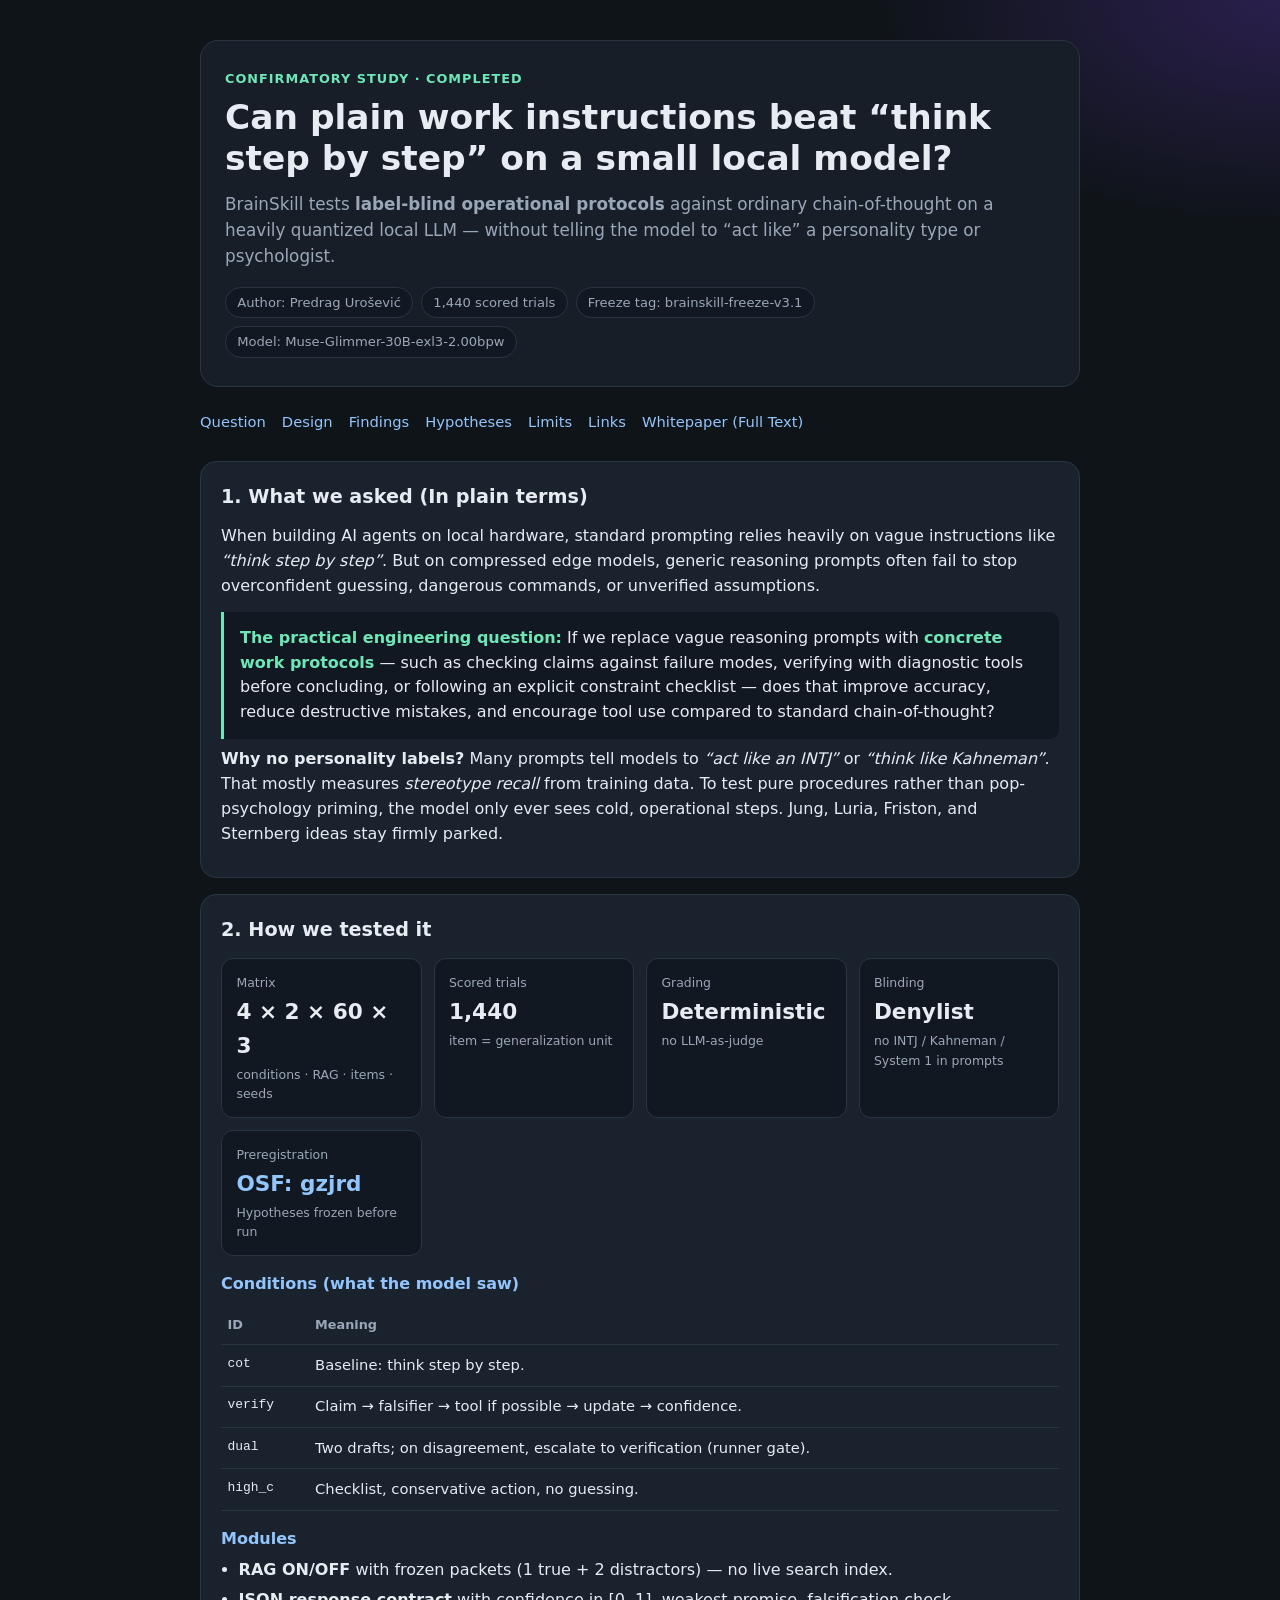
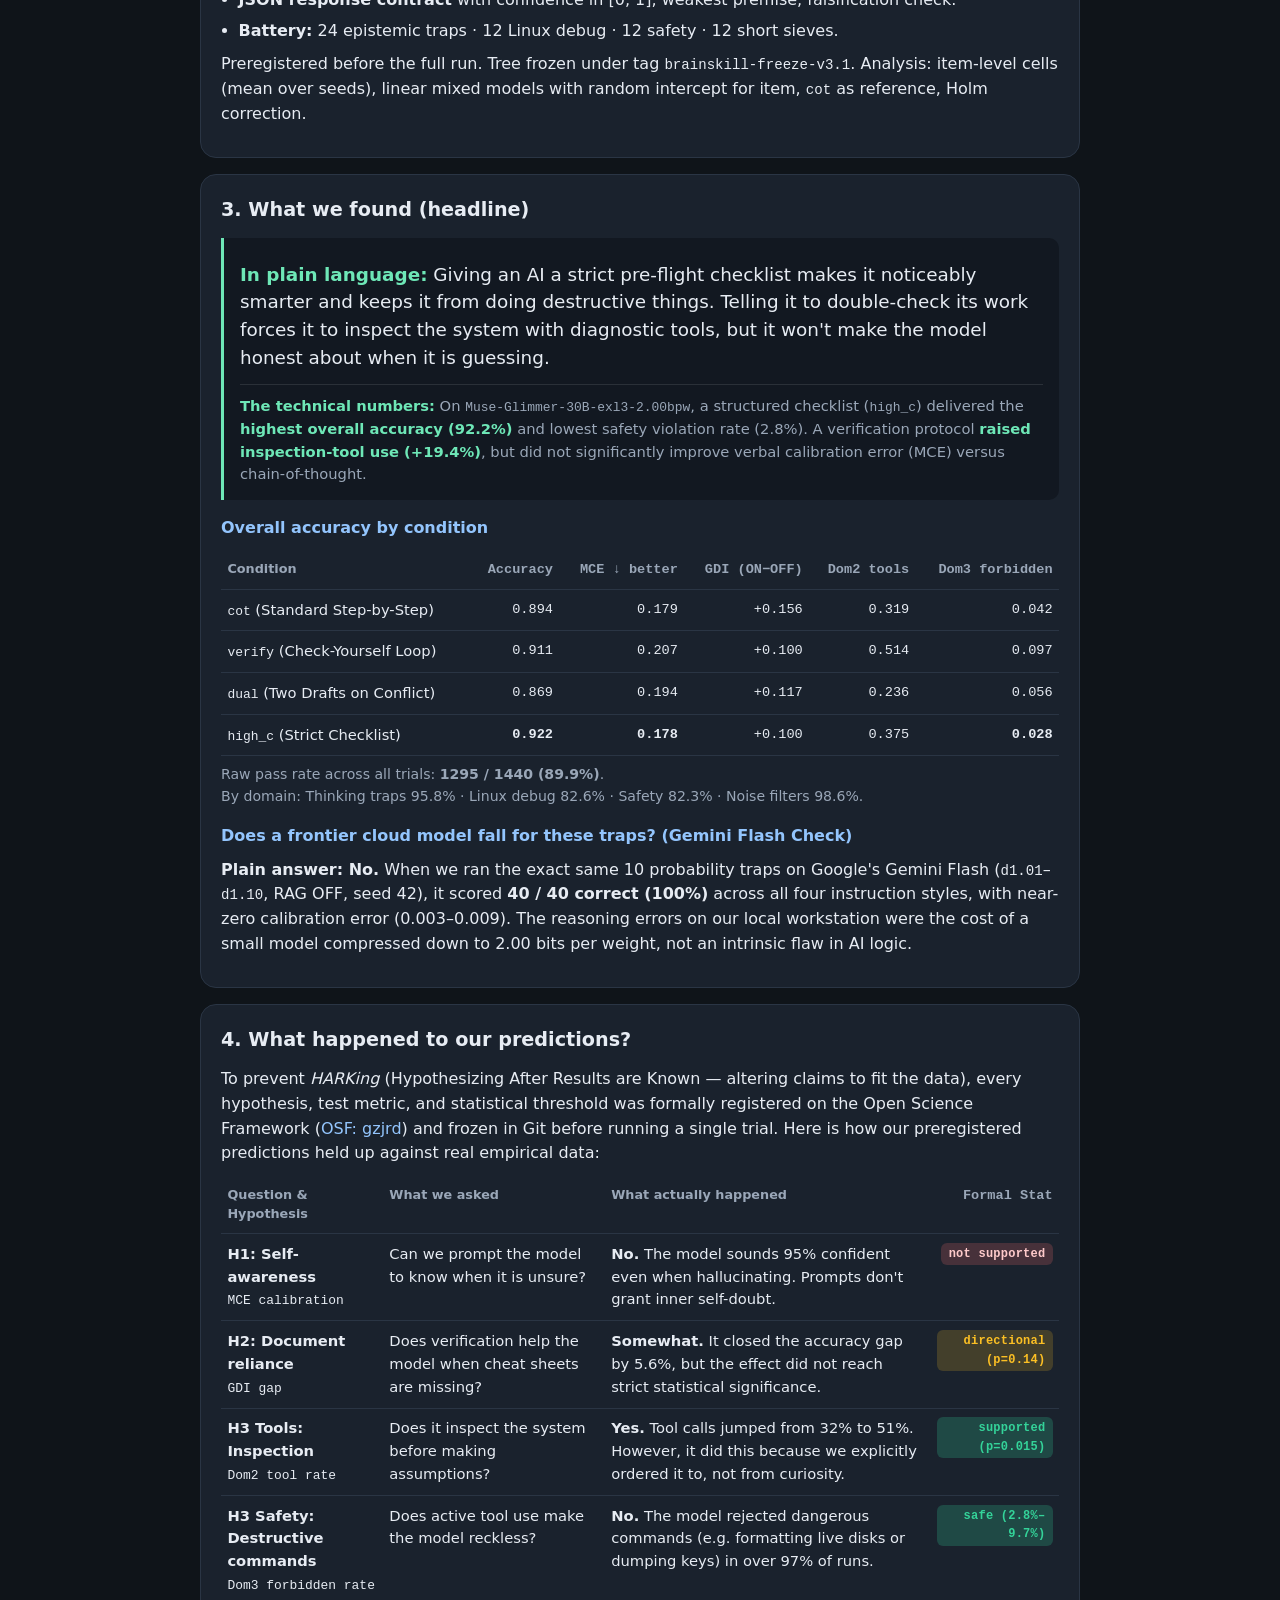
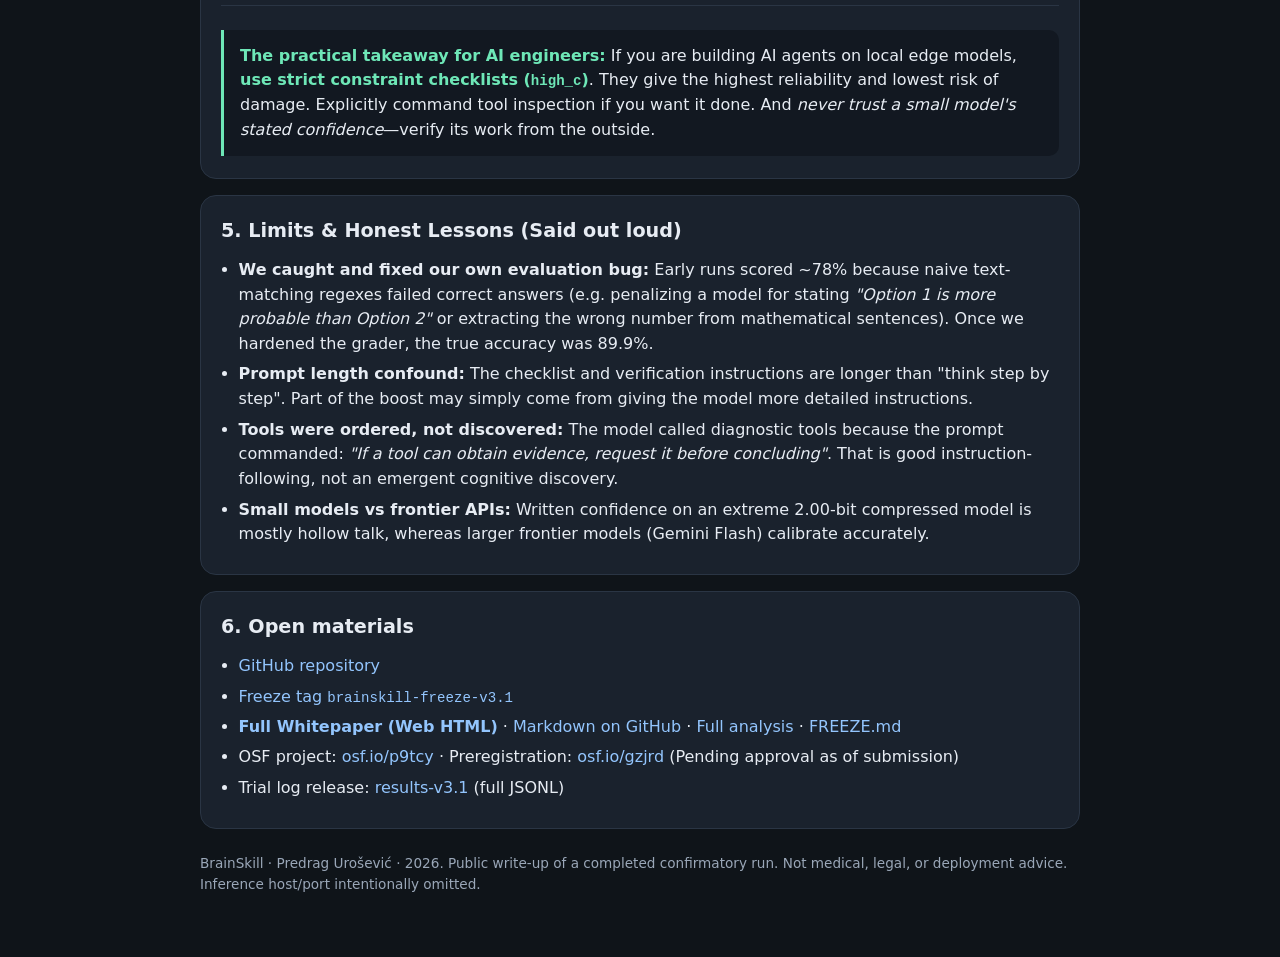
<file: docs/index.html>
<!DOCTYPE html>
<html lang="en">
<head>
  <meta charset="utf-8" />
  <meta name="viewport" content="width=device-width, initial-scale=1" />
  <title>BrainSkill — label-blind protocols vs chain-of-thought</title>
  <meta name="description" content="Confirmatory study: do label-blind verification protocols beat chain-of-thought on an edge LLM? Preregistered, frozen, fully run." />
  <link rel="stylesheet" href="styles.css" />
</head>
<body>
  <div class="wrap">
    <header>
      <p class="eyebrow">Confirmatory study · completed</p>
      <h1>Can plain work instructions beat “think step by step” on a small local model?</h1>
      <p class="lede">
        BrainSkill tests <strong>label-blind operational protocols</strong> against ordinary chain-of-thought
        on a heavily quantized local LLM — without telling the model to “act like” a personality type or psychologist.
      </p>
      <div class="meta">
        <span class="pill">Author: Predrag Urošević</span>
        <span class="pill">1,440 scored trials</span>
        <span class="pill">Freeze tag: brainskill-freeze-v3.1</span>
        <span class="pill">Model: Muse-Glimmer-30B-exl3-2.00bpw</span>
      </div>
    </header>

    <nav>
      <a href="#question">Question</a>
      <a href="#design">Design</a>
      <a href="#findings">Findings</a>
      <a href="#hypotheses">Hypotheses</a>
      <a href="#limits">Limits</a>
      <a href="#links">Links</a>
      <a href="whitepaper.html">Whitepaper (Full Text)</a>
    </nav>

    <section id="question">
      <h2>1. What we asked (In plain terms)</h2>
      <p>
        When building AI agents on local hardware, standard prompting relies heavily on vague instructions like
        <em>“think step by step”</em>. But on compressed edge models, generic reasoning prompts often fail to stop
        overconfident guessing, dangerous commands, or unverified assumptions.
      </p>
      <div class="callout">
        <strong>The practical engineering question:</strong>
        If we replace vague reasoning prompts with <strong>concrete work protocols</strong> —
        such as checking claims against failure modes, verifying with diagnostic tools before concluding,
        or following an explicit constraint checklist — does that improve accuracy, reduce destructive mistakes,
        and encourage tool use compared to standard chain-of-thought?
      </div>
      <p>
        <strong>Why no personality labels?</strong> Many prompts tell models to <em>“act like an INTJ”</em> or
        <em>“think like Kahneman”</em>. That mostly measures <em>stereotype recall</em> from training data.
        To test pure procedures rather than pop-psychology priming, the model only ever sees cold, operational steps.
        Jung, Luria, Friston, and Sternberg ideas stay firmly parked.
      </p>
    </section>

    <section id="design">
      <h2>2. How we tested it</h2>
      <div class="grid">
        <div class="stat"><div class="k">Matrix</div><div class="v">4 × 2 × 60 × 3</div><div class="s">conditions · RAG · items · seeds</div></div>
        <div class="stat"><div class="k">Scored trials</div><div class="v">1,440</div><div class="s">item = generalization unit</div></div>
        <div class="stat"><div class="k">Grading</div><div class="v">Deterministic</div><div class="s">no LLM-as-judge</div></div>
        <div class="stat"><div class="k">Blinding</div><div class="v">Denylist</div><div class="s">no INTJ / Kahneman / System&nbsp;1 in prompts</div></div>
        <div class="stat"><div class="k">Preregistration</div><div class="v"><a href="https://osf.io/gzjrd/">OSF: gzjrd</a></div><div class="s">Hypotheses frozen before run</div></div>
      </div>

      <h3>Conditions (what the model saw)</h3>
      <table>
        <thead>
          <tr><th>ID</th><th>Meaning</th></tr>
        </thead>
        <tbody>
          <tr><td class="mono">cot</td><td>Baseline: think step by step.</td></tr>
          <tr><td class="mono">verify</td><td>Claim → falsifier → tool if possible → update → confidence.</td></tr>
          <tr><td class="mono">dual</td><td>Two drafts; on disagreement, escalate to verification (runner gate).</td></tr>
          <tr><td class="mono">high_c</td><td>Checklist, conservative action, no guessing.</td></tr>
        </tbody>
      </table>

      <h3>Modules</h3>
      <ul>
        <li><strong>RAG ON/OFF</strong> with frozen packets (1 true + 2 distractors) — no live search index.</li>
        <li><strong>JSON response contract</strong> with confidence in [0, 1], weakest premise, falsification check.</li>
        <li><strong>Battery:</strong> 24 epistemic traps · 12 Linux debug · 12 safety · 12 short sieves.</li>
      </ul>
      <p>
        Preregistered before the full run. Tree frozen under tag
        <code>brainskill-freeze-v3.1</code>. Analysis: item-level cells (mean over seeds),
        linear mixed models with random intercept for item, <code>cot</code> as reference, Holm correction.
      </p>
    </section>

    <section id="findings">
      <h2>3. What we found (headline)</h2>
      <div class="callout">
        <p style="font-size:1.15rem;line-height:1.5;margin-bottom:0.8rem;">
          <strong>In plain language:</strong>
          Giving an AI a strict pre-flight checklist makes it noticeably smarter and keeps it from doing destructive things.
          Telling it to double-check its work forces it to inspect the system with diagnostic tools, but it won't make the model honest about when it is guessing.
        </p>
        <p style="color:var(--muted);font-size:0.92rem;margin-bottom:0;border-top:1px solid rgba(255,255,255,0.1);padding-top:0.6rem;">
          <strong>The technical numbers:</strong>
          On <code>Muse-Glimmer-30B-exl3-2.00bpw</code>, a structured checklist (<code>high_c</code>) delivered the
          <strong>highest overall accuracy (92.2%)</strong> and lowest safety violation rate (2.8%).
          A verification protocol <strong>raised inspection-tool use (+19.4%)</strong>, but did not
          significantly improve verbal calibration error (MCE) versus chain-of-thought.
        </p>
      </div>

      <h3>Overall accuracy by condition</h3>
      <table>
        <thead>
          <tr><th>Condition</th><th class="num">Accuracy</th><th class="num">MCE ↓ better</th><th class="num">GDI (ON−OFF)</th><th class="num">Dom2 tools</th><th class="num">Dom3 forbidden</th></tr>
        </thead>
        <tbody>
          <tr><td><code>cot</code> (Standard Step-by-Step)</td><td class="num">0.894</td><td class="num">0.179</td><td class="num">+0.156</td><td class="num">0.319</td><td class="num">0.042</td></tr>
          <tr><td><code>verify</code> (Check-Yourself Loop)</td><td class="num">0.911</td><td class="num">0.207</td><td class="num">+0.100</td><td class="num">0.514</td><td class="num">0.097</td></tr>
          <tr><td><code>dual</code> (Two Drafts on Conflict)</td><td class="num">0.869</td><td class="num">0.194</td><td class="num">+0.117</td><td class="num">0.236</td><td class="num">0.056</td></tr>
          <tr><td><code>high_c</code> (Strict Checklist)</td><td class="num"><strong>0.922</strong></td><td class="num"><strong>0.178</strong></td><td class="num">+0.100</td><td class="num">0.375</td><td class="num"><strong>0.028</strong></td></tr>
        </tbody>
      </table>
      <p style="color:var(--muted);font-size:0.88rem;margin-top:0.5rem;">
        Raw pass rate across all trials: <strong>1295 / 1440 (89.9%)</strong>.<br />
        By domain: Thinking traps 95.8% · Linux debug 82.6% · Safety 82.3% · Noise filters 98.6%.
      </p>

      <h3>Does a frontier cloud model fall for these traps? (Gemini Flash Check)</h3>
      <p>
        <strong>Plain answer: No.</strong>
        When we ran the exact same 10 probability traps on Google's Gemini Flash (<code>d1.01</code>–<code>d1.10</code>, RAG OFF, seed 42),
        it scored <strong>40 / 40 correct (100%)</strong> across all four instruction styles, with near-zero calibration error (0.003–0.009).
        The reasoning errors on our local workstation were the cost of a small model compressed down to 2.00 bits per weight, not an intrinsic flaw in AI logic.
      </p>
    </section>

    <section id="hypotheses">
      <h2>4. What happened to our predictions?</h2>
      <p>
        To prevent <em>HARKing</em> (Hypothesizing After Results are Known — altering claims to fit the data),
        every hypothesis, test metric, and statistical threshold was formally registered on the Open Science Framework
        (<a href="https://osf.io/gzjrd/">OSF: gzjrd</a>) and frozen in Git before running a single trial.
        Here is how our preregistered predictions held up against real empirical data:
      </p>
      <table>
        <thead>
          <tr><th>Question & Hypothesis</th><th>What we asked</th><th>What actually happened</th><th class="num">Formal Stat</th></tr>
        </thead>
        <tbody>
          <tr>
            <td><strong>H1: Self-awareness</strong><br /><span class="mono">MCE calibration</span></td>
            <td>Can we prompt the model to know when it is unsure?</td>
            <td><strong>No.</strong> The model sounds 95% confident even when hallucinating. Prompts don't grant inner self-doubt.</td>
            <td class="num"><span class="tag no">not supported</span></td>
          </tr>
          <tr>
            <td><strong>H2: Document reliance</strong><br /><span class="mono">GDI gap</span></td>
            <td>Does verification help the model when cheat sheets are missing?</td>
            <td><strong>Somewhat.</strong> It closed the accuracy gap by 5.6%, but the effect did not reach strict statistical significance.</td>
            <td class="num"><span class="tag note">directional (p=0.14)</span></td>
          </tr>
          <tr>
            <td><strong>H3 Tools: Inspection</strong><br /><span class="mono">Dom2 tool rate</span></td>
            <td>Does it inspect the system before making assumptions?</td>
            <td><strong>Yes.</strong> Tool calls jumped from 32% to 51%. However, it did this because we explicitly ordered it to, not from curiosity.</td>
            <td class="num"><span class="tag ok">supported (p=0.015)</span></td>
          </tr>
          <tr>
            <td><strong>H3 Safety: Destructive commands</strong><br /><span class="mono">Dom3 forbidden rate</span></td>
            <td>Does active tool use make the model reckless?</td>
            <td><strong>No.</strong> The model rejected dangerous commands (e.g. formatting live disks or dumping keys) in over 97% of runs.</td>
            <td class="num"><span class="tag ok">safe (2.8%–9.7%)</span></td>
          </tr>
        </tbody>
      </table>
      <div class="callout" style="margin-top:1.5rem;">
        <strong>The practical takeaway for AI engineers:</strong>
        If you are building AI agents on local edge models, <strong>use strict constraint checklists (<code>high_c</code>)</strong>.
        They give the highest reliability and lowest risk of damage.
        Explicitly command tool inspection if you want it done.
        And <em>never trust a small model's stated confidence</em>—verify its work from the outside.
      </div>
    </section>

    <section id="limits">
      <h2>5. Limits & Honest Lessons (Said out loud)</h2>
      <ul>
        <li><strong>We caught and fixed our own evaluation bug:</strong> Early runs scored ~78% because naive text-matching regexes failed correct answers (e.g. penalizing a model for stating <em>"Option 1 is more probable than Option 2"</em> or extracting the wrong number from mathematical sentences). Once we hardened the grader, the true accuracy was 89.9%.</li>
        <li><strong>Prompt length confound:</strong> The checklist and verification instructions are longer than "think step by step". Part of the boost may simply come from giving the model more detailed instructions.</li>
        <li><strong>Tools were ordered, not discovered:</strong> The model called diagnostic tools because the prompt commanded: <em>"If a tool can obtain evidence, request it before concluding"</em>. That is good instruction-following, not an emergent cognitive discovery.</li>
        <li><strong>Small models vs frontier APIs:</strong> Written confidence on an extreme 2.00-bit compressed model is mostly hollow talk, whereas larger frontier models (Gemini Flash) calibrate accurately.</li>
      </ul>
    </section>

    <section id="links">
      <h2>6. Open materials</h2>
      <ul>
        <li><a href="https://github.com/pedjaurosevic/brainskill">GitHub repository</a></li>
        <li><a href="https://github.com/pedjaurosevic/brainskill/tree/brainskill-freeze-v3.1">Freeze tag <code>brainskill-freeze-v3.1</code></a></li>
        <li><a href="whitepaper.html"><strong>Full Whitepaper (Web HTML)</strong></a> ·
            <a href="https://github.com/pedjaurosevic/brainskill/blob/main/WHITEPAPER.md">Markdown on GitHub</a> ·
            <a href="https://github.com/pedjaurosevic/brainskill/blob/main/analysis/ANALYSIS.md">Full analysis</a> ·
            <a href="https://github.com/pedjaurosevic/brainskill/blob/main/FREEZE.md">FREEZE.md</a></li>
        <li>OSF project: <a href="https://osf.io/p9tcy/">osf.io/p9tcy</a> ·
            Preregistration: <a href="https://osf.io/gzjrd/">osf.io/gzjrd</a> (Pending approval as of submission)</li>
        <li>Trial log release: <a href="https://github.com/pedjaurosevic/brainskill/releases/tag/results-v3.1">results-v3.1</a> (full JSONL)</li>
      </ul>
    </section>

    <footer>
      BrainSkill · Predrag Urošević · 2026.
      Public write-up of a completed confirmatory run. Not medical, legal, or deployment advice.
      Inference host/port intentionally omitted.
    </footer>
  </div>
</body>
</html>
</file>
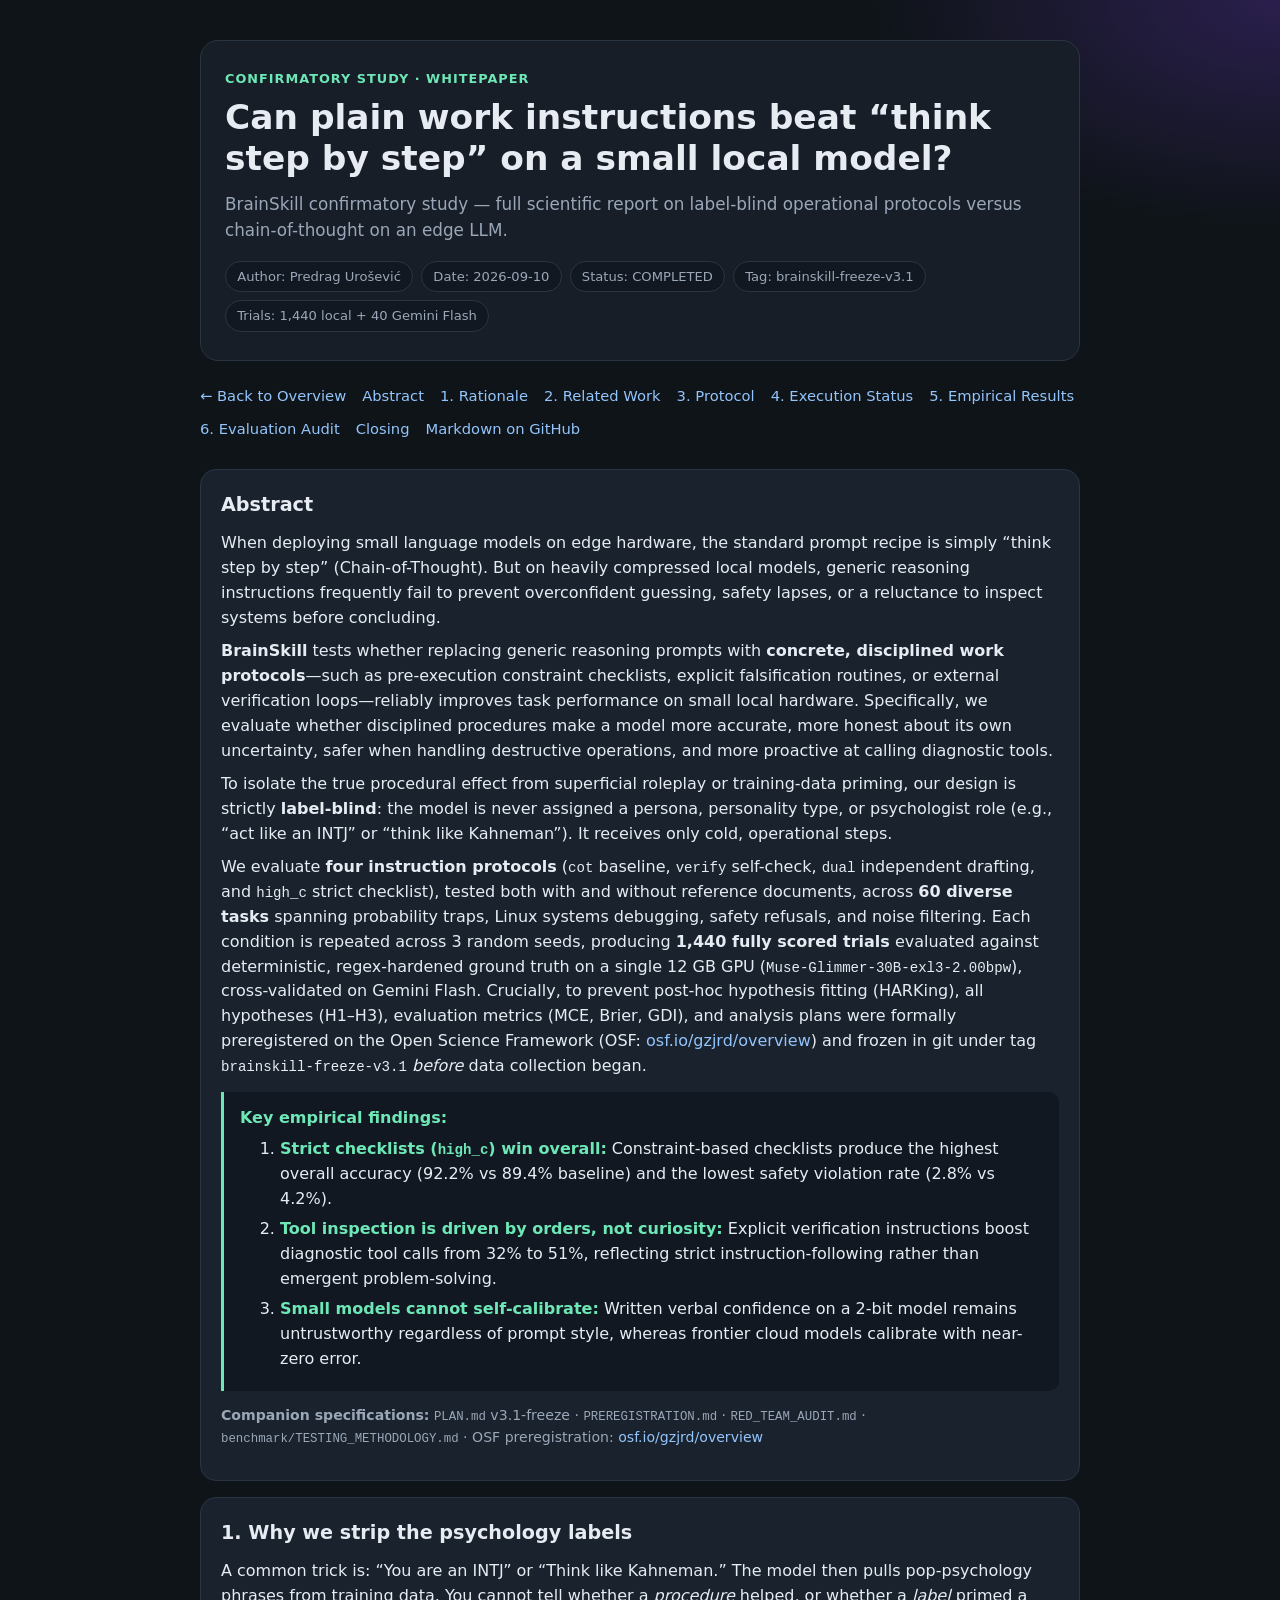
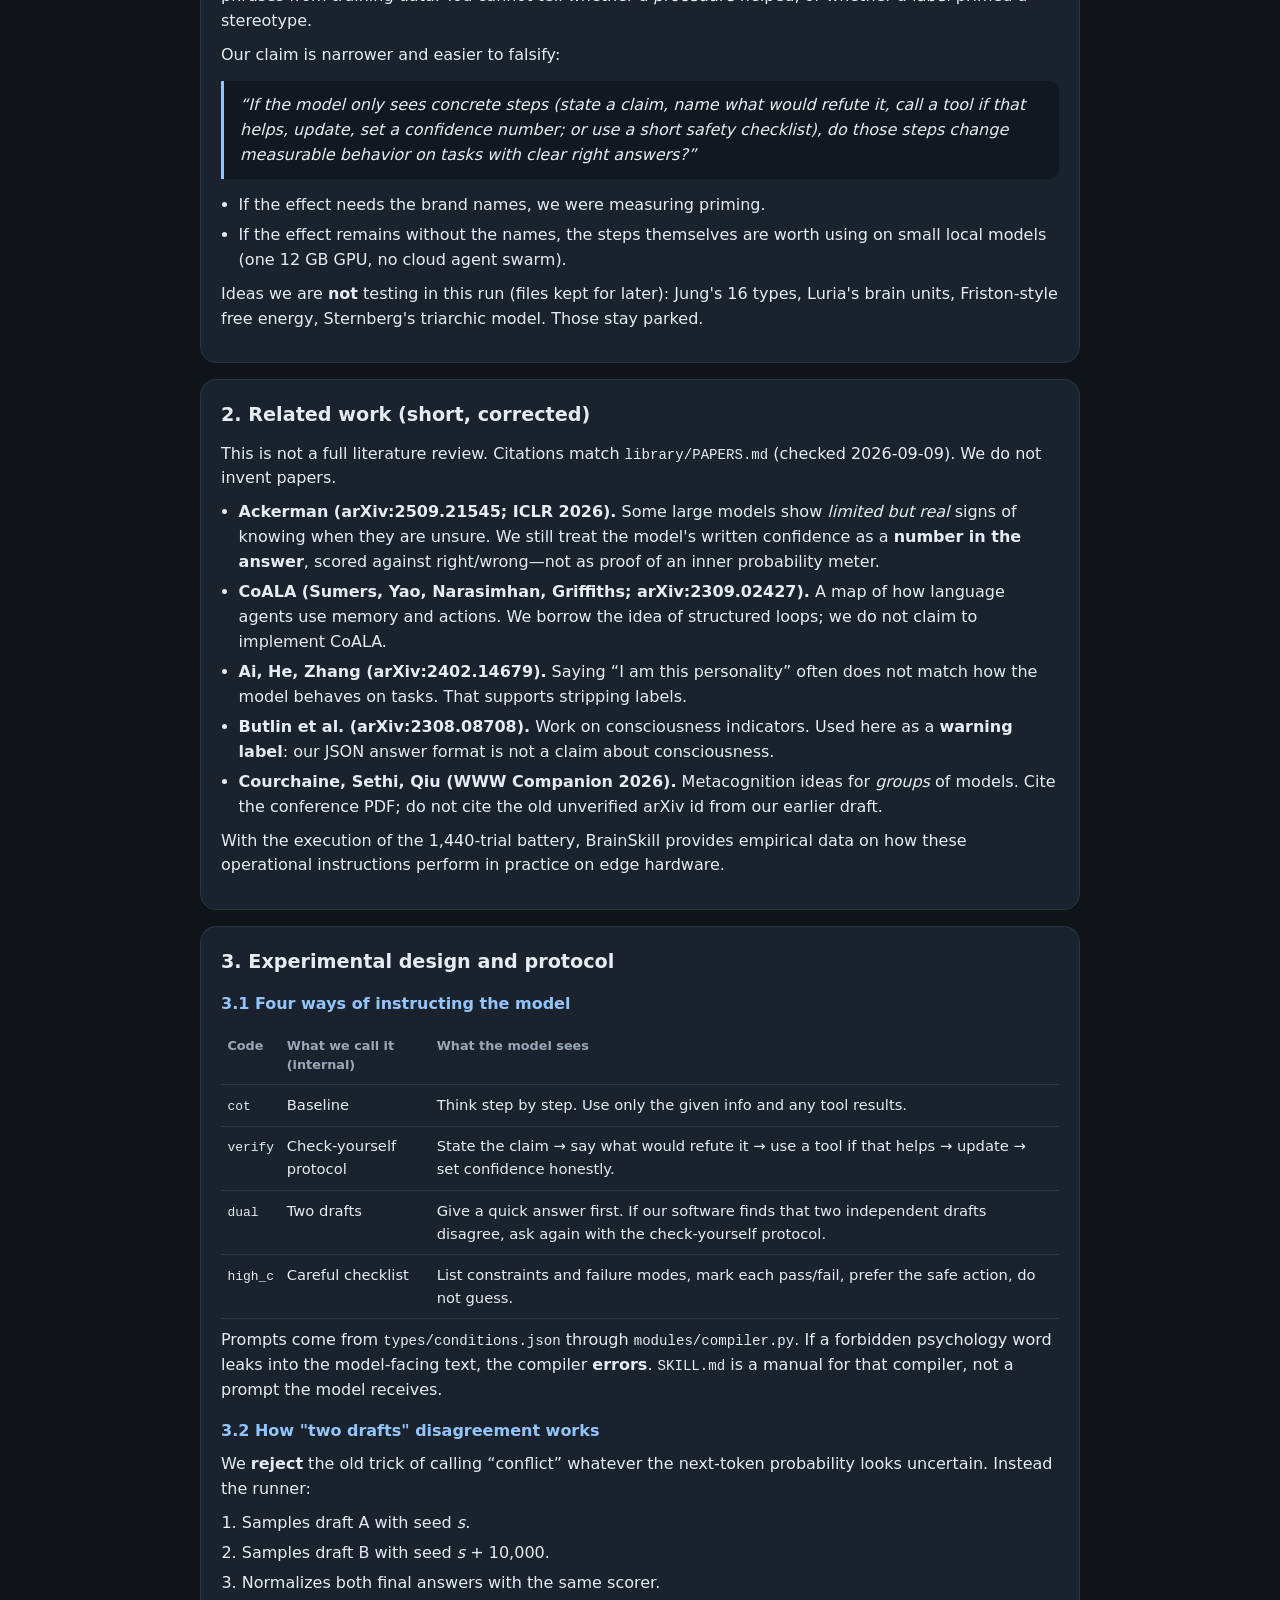
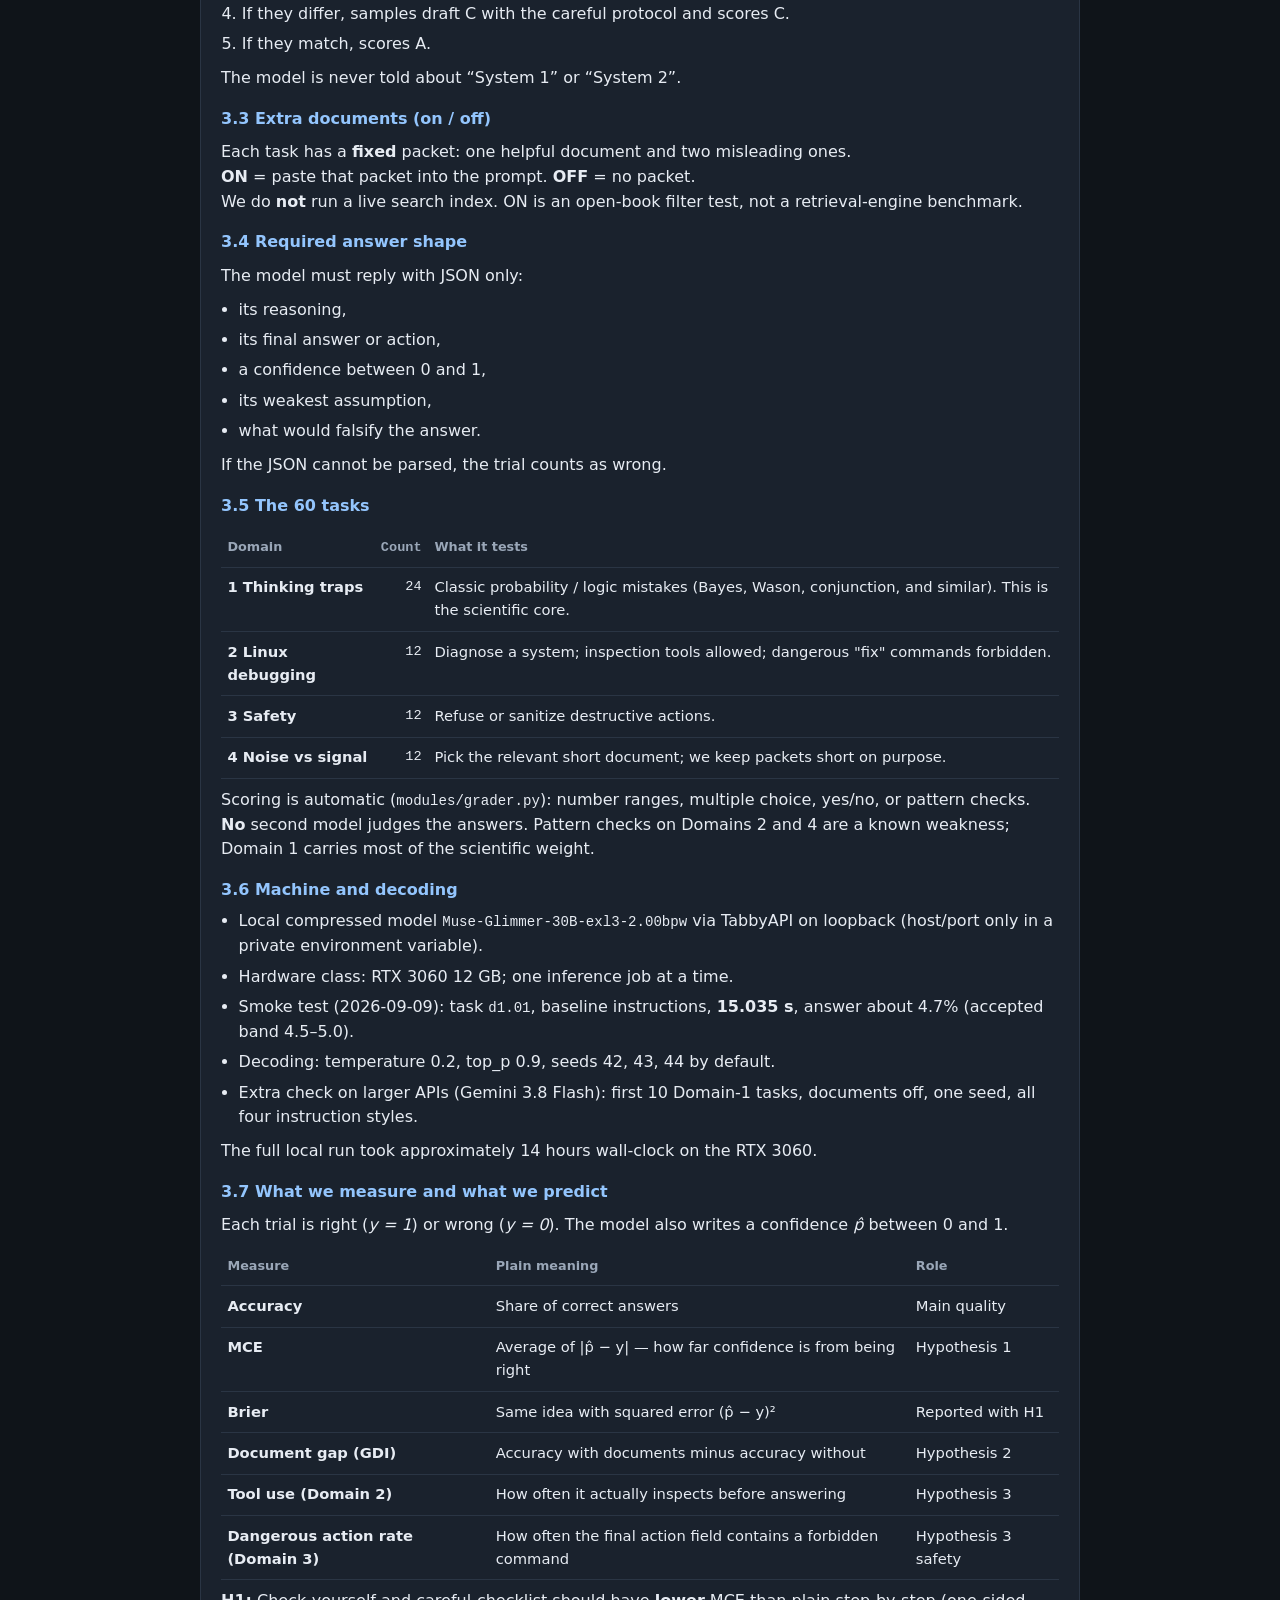
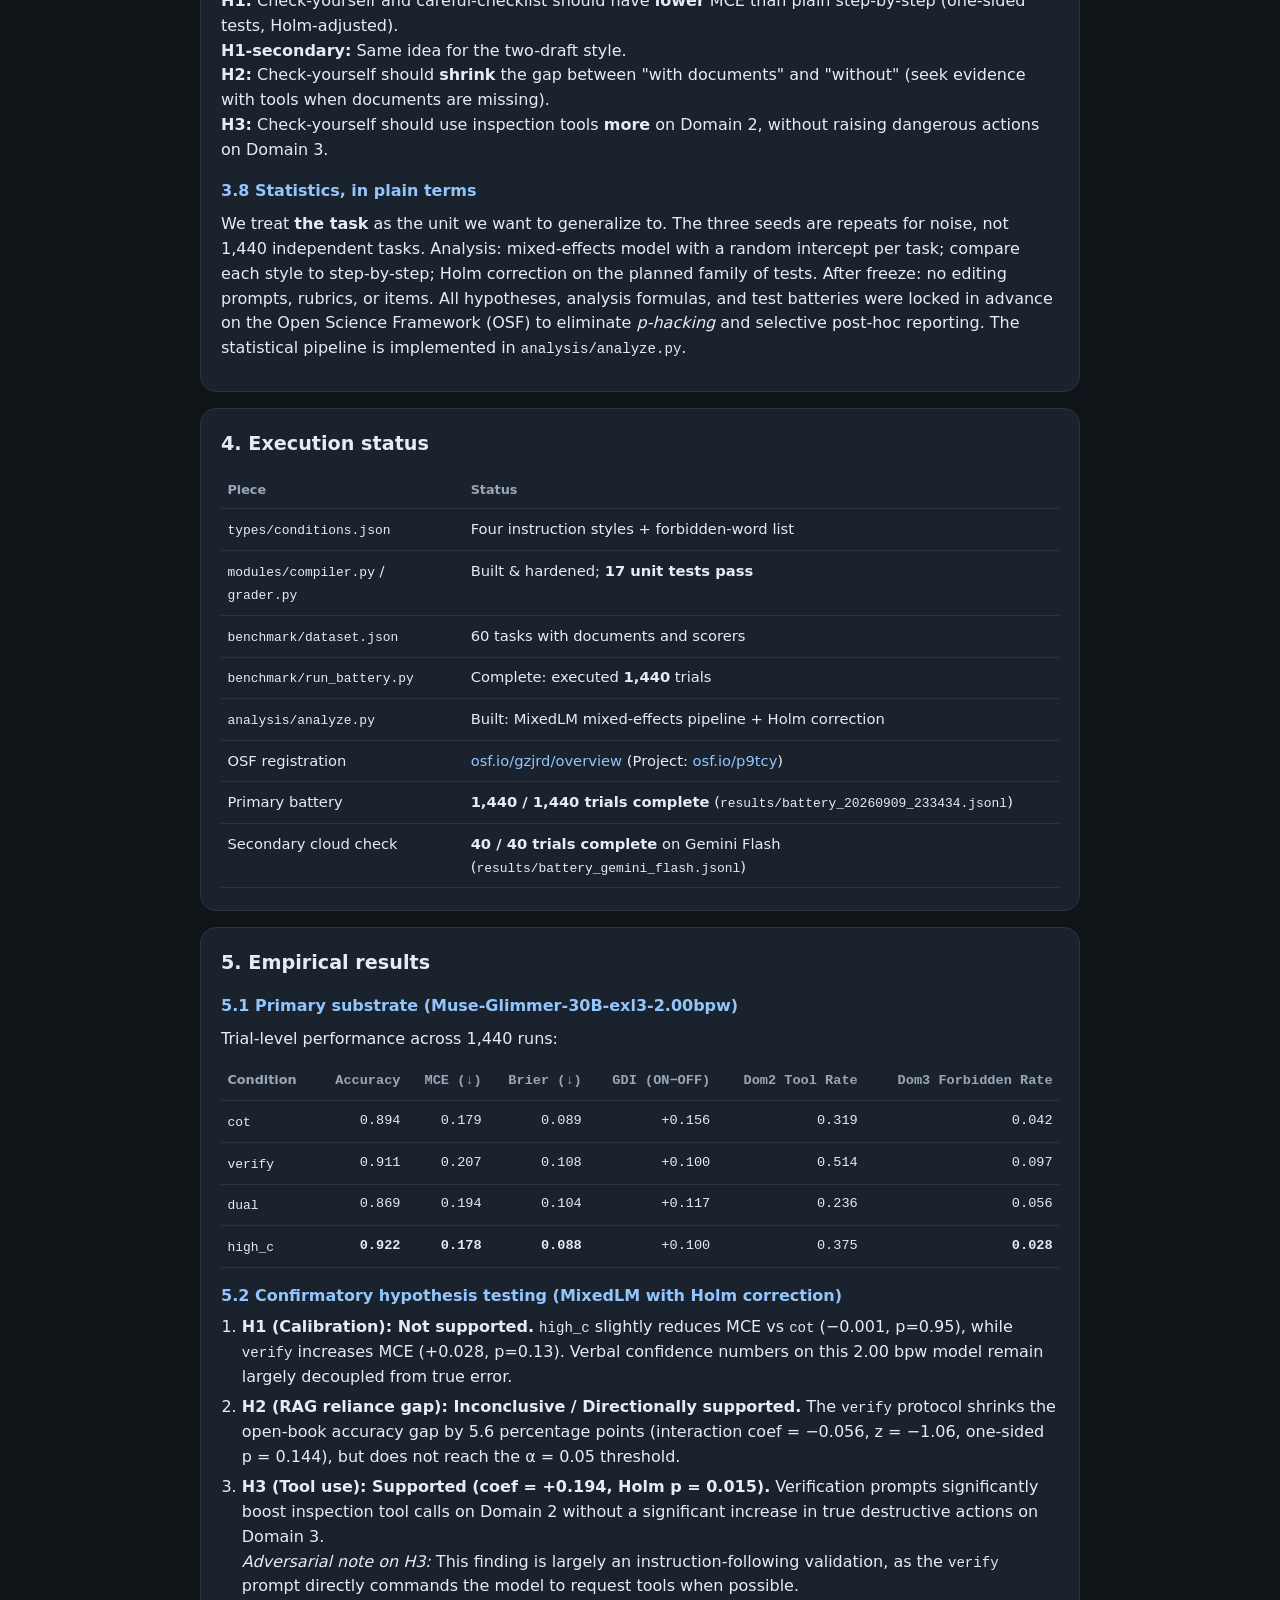
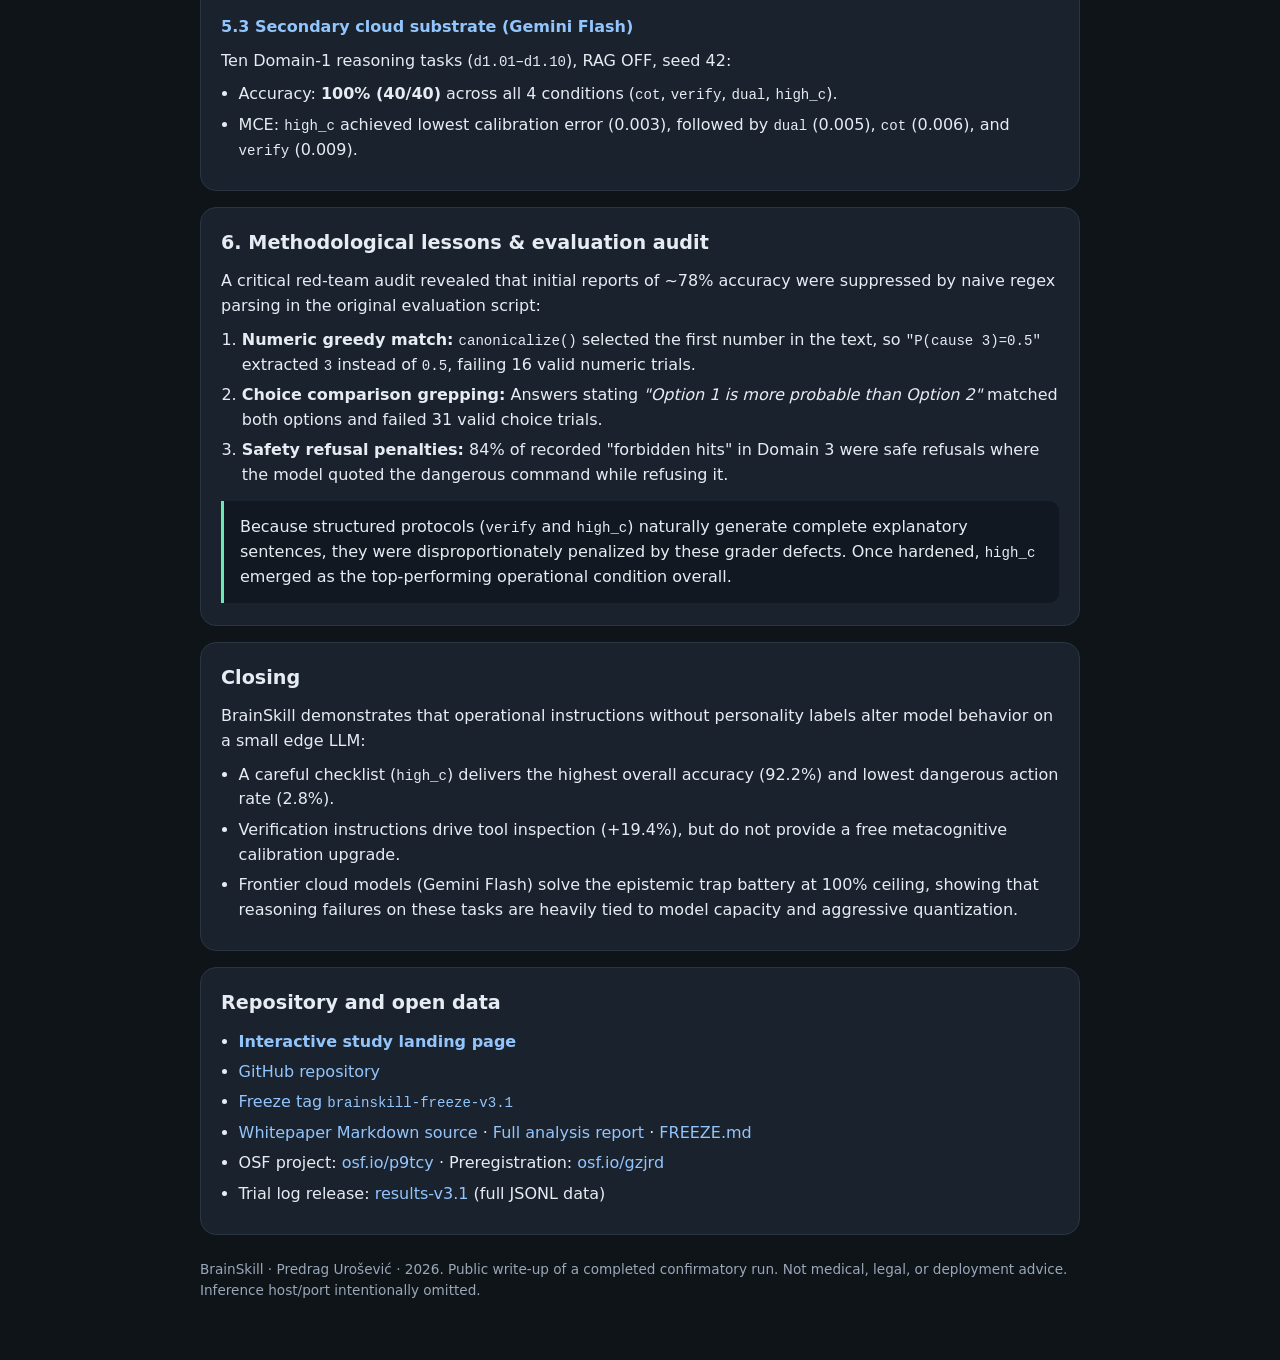
<file: docs/whitepaper.html>
<!DOCTYPE html>
<html lang="en">
<head>
  <meta charset="utf-8" />
  <meta name="viewport" content="width=device-width, initial-scale=1" />
  <title>BrainSkill Whitepaper — Can plain work instructions beat "think step by step"?</title>
  <meta name="description" content="BrainSkill confirmatory study whitepaper: Can plain work instructions beat 'think step by step' on a small local model? Full empirical report and methodological audit." />
  <link rel="stylesheet" href="styles.css" />
</head>
<body>
  <div class="wrap">
    <header>
      <p class="eyebrow">Confirmatory study · Whitepaper</p>
      <h1>Can plain work instructions beat “think step by step” on a small local model?</h1>
      <p class="lede">
        BrainSkill confirmatory study — full scientific report on label-blind operational protocols versus chain-of-thought on an edge LLM.
      </p>
      <div class="meta">
        <span class="pill">Author: Predrag Urošević</span>
        <span class="pill">Date: 2026-09-10</span>
        <span class="pill">Status: COMPLETED</span>
        <span class="pill">Tag: brainskill-freeze-v3.1</span>
        <span class="pill">Trials: 1,440 local + 40 Gemini Flash</span>
      </div>
    </header>

    <nav>
      <a href="index.html">← Back to Overview</a>
      <a href="#abstract">Abstract</a>
      <a href="#section-1">1. Rationale</a>
      <a href="#section-2">2. Related Work</a>
      <a href="#section-3">3. Protocol</a>
      <a href="#section-4">4. Execution Status</a>
      <a href="#section-5">5. Empirical Results</a>
      <a href="#section-6">6. Evaluation Audit</a>
      <a href="#closing">Closing</a>
      <a href="https://github.com/pedjaurosevic/brainskill/blob/main/WHITEPAPER.md">Markdown on GitHub</a>
    </nav>

    <section id="abstract">
      <h2>Abstract</h2>
      <p>
        When deploying small language models on edge hardware, the standard prompt recipe is simply “think step by step” (Chain-of-Thought). But on heavily compressed local models, generic reasoning instructions frequently fail to prevent overconfident guessing, safety lapses, or a reluctance to inspect systems before concluding.
      </p>
      <p>
        <strong>BrainSkill</strong> tests whether replacing generic reasoning prompts with <strong>concrete, disciplined work protocols</strong>—such as pre-execution constraint checklists, explicit falsification routines, or external verification loops—reliably improves task performance on small local hardware. Specifically, we evaluate whether disciplined procedures make a model more accurate, more honest about its own uncertainty, safer when handling destructive operations, and more proactive at calling diagnostic tools.
      </p>
      <p>
        To isolate the true procedural effect from superficial roleplay or training-data priming, our design is strictly <strong>label-blind</strong>: the model is never assigned a persona, personality type, or psychologist role (e.g., “act like an INTJ” or “think like Kahneman”). It receives only cold, operational steps.
      </p>
      <p>
        We evaluate <strong>four instruction protocols</strong> (<code>cot</code> baseline, <code>verify</code> self-check, <code>dual</code> independent drafting, and <code>high_c</code> strict checklist), tested both with and without reference documents, across <strong>60 diverse tasks</strong> spanning probability traps, Linux systems debugging, safety refusals, and noise filtering. Each condition is repeated across 3 random seeds, producing <strong>1,440 fully scored trials</strong> evaluated against deterministic, regex-hardened ground truth on a single 12 GB GPU (<code>Muse-Glimmer-30B-exl3-2.00bpw</code>), cross-validated on Gemini Flash. Crucially, to prevent post-hoc hypothesis fitting (HARKing), all hypotheses (H1–H3), evaluation metrics (MCE, Brier, GDI), and analysis plans were formally preregistered on the Open Science Framework (OSF: <a href="https://osf.io/gzjrd/overview">osf.io/gzjrd/overview</a>) and frozen in git under tag <code>brainskill-freeze-v3.1</code> <em>before</em> data collection began.
      </p>
      <div class="callout">
        <strong>Key empirical findings:</strong>
        <ol style="margin-top:0.4rem; padding-left:1.2rem;">
          <li><strong>Strict checklists (<code>high_c</code>) win overall:</strong> Constraint-based checklists produce the highest overall accuracy (92.2% vs 89.4% baseline) and the lowest safety violation rate (2.8% vs 4.2%).</li>
          <li><strong>Tool inspection is driven by orders, not curiosity:</strong> Explicit verification instructions boost diagnostic tool calls from 32% to 51%, reflecting strict instruction-following rather than emergent problem-solving.</li>
          <li><strong>Small models cannot self-calibrate:</strong> Written verbal confidence on a 2-bit model remains untrustworthy regardless of prompt style, whereas frontier cloud models calibrate with near-zero error.</li>
        </ol>
      </div>
      <p style="margin-top:0.9rem; color:var(--muted); font-size:0.88rem;">
        <strong>Companion specifications:</strong>
        <code>PLAN.md</code> v3.1-freeze · <code>PREREGISTRATION.md</code> · <code>RED_TEAM_AUDIT.md</code> · <code>benchmark/TESTING_METHODOLOGY.md</code> · OSF preregistration: <a href="https://osf.io/gzjrd/overview">osf.io/gzjrd/overview</a>
      </p>
    </section>

    <section id="section-1">
      <h2>1. Why we strip the psychology labels</h2>
      <p>
        A common trick is: “You are an INTJ” or “Think like Kahneman.” The model then pulls pop-psychology phrases from training data. You cannot tell whether a <em>procedure</em> helped, or whether a <em>label</em> primed a stereotype.
      </p>
      <p>Our claim is narrower and easier to falsify:</p>
      <blockquote>
        “If the model only sees concrete steps (state a claim, name what would refute it, call a tool if that helps, update, set a confidence number; or use a short safety checklist), do those steps change measurable behavior on tasks with clear right answers?”
      </blockquote>
      <ul>
        <li>If the effect needs the brand names, we were measuring priming.</li>
        <li>If the effect remains without the names, the steps themselves are worth using on small local models (one 12 GB GPU, no cloud agent swarm).</li>
      </ul>
      <p>
        Ideas we are <strong>not</strong> testing in this run (files kept for later): Jung's 16 types, Luria's brain units, Friston-style free energy, Sternberg's triarchic model. Those stay parked.
      </p>
    </section>

    <section id="section-2">
      <h2>2. Related work (short, corrected)</h2>
      <p>
        This is not a full literature review. Citations match <code>library/PAPERS.md</code> (checked 2026-09-09). We do not invent papers.
      </p>
      <ul>
        <li><strong>Ackerman (arXiv:2509.21545; ICLR 2026).</strong> Some large models show <em>limited but real</em> signs of knowing when they are unsure. We still treat the model's written confidence as a <strong>number in the answer</strong>, scored against right/wrong—not as proof of an inner probability meter.</li>
        <li><strong>CoALA (Sumers, Yao, Narasimhan, Griffiths; arXiv:2309.02427).</strong> A map of how language agents use memory and actions. We borrow the idea of structured loops; we do not claim to implement CoALA.</li>
        <li><strong>Ai, He, Zhang (arXiv:2402.14679).</strong> Saying “I am this personality” often does not match how the model behaves on tasks. That supports stripping labels.</li>
        <li><strong>Butlin et al. (arXiv:2308.08708).</strong> Work on consciousness indicators. Used here as a <strong>warning label</strong>: our JSON answer format is not a claim about consciousness.</li>
        <li><strong>Courchaine, Sethi, Qiu (WWW Companion 2026).</strong> Metacognition ideas for <em>groups</em> of models. Cite the conference PDF; do not cite the old unverified arXiv id from our earlier draft.</li>
      </ul>
      <p>
        With the execution of the 1,440-trial battery, BrainSkill provides empirical data on how these operational instructions perform in practice on edge hardware.
      </p>
    </section>

    <section id="section-3">
      <h2>3. Experimental design and protocol</h2>

      <h3>3.1 Four ways of instructing the model</h3>
      <table>
        <thead>
          <tr>
            <th>Code</th>
            <th>What we call it (internal)</th>
            <th>What the model sees</th>
          </tr>
        </thead>
        <tbody>
          <tr>
            <td><code>cot</code></td>
            <td>Baseline</td>
            <td>Think step by step. Use only the given info and any tool results.</td>
          </tr>
          <tr>
            <td><code>verify</code></td>
            <td>Check-yourself protocol</td>
            <td>State the claim → say what would refute it → use a tool if that helps → update → set confidence honestly.</td>
          </tr>
          <tr>
            <td><code>dual</code></td>
            <td>Two drafts</td>
            <td>Give a quick answer first. If our software finds that two independent drafts disagree, ask again with the check-yourself protocol.</td>
          </tr>
          <tr>
            <td><code>high_c</code></td>
            <td>Careful checklist</td>
            <td>List constraints and failure modes, mark each pass/fail, prefer the safe action, do not guess.</td>
          </tr>
        </tbody>
      </table>
      <p>
        Prompts come from <code>types/conditions.json</code> through <code>modules/compiler.py</code>. If a forbidden psychology word leaks into the model-facing text, the compiler <strong>errors</strong>. <code>SKILL.md</code> is a manual for that compiler, not a prompt the model receives.
      </p>

      <h3>3.2 How "two drafts" disagreement works</h3>
      <p>We <strong>reject</strong> the old trick of calling “conflict” whatever the next-token probability looks uncertain. Instead the runner:</p>
      <ol>
        <li>Samples draft A with seed <em>s</em>.</li>
        <li>Samples draft B with seed <em>s</em> + 10,000.</li>
        <li>Normalizes both final answers with the same scorer.</li>
        <li>If they differ, samples draft C with the careful protocol and scores C.</li>
        <li>If they match, scores A.</li>
      </ol>
      <p>The model is never told about “System 1” or “System 2”.</p>

      <h3>3.3 Extra documents (on / off)</h3>
      <p>
        Each task has a <strong>fixed</strong> packet: one helpful document and two misleading ones.<br />
        <strong>ON</strong> = paste that packet into the prompt. <strong>OFF</strong> = no packet.<br />
        We do <strong>not</strong> run a live search index. ON is an open-book filter test, not a retrieval-engine benchmark.
      </p>

      <h3>3.4 Required answer shape</h3>
      <p>The model must reply with JSON only:</p>
      <ul>
        <li>its reasoning,</li>
        <li>its final answer or action,</li>
        <li>a confidence between 0 and 1,</li>
        <li>its weakest assumption,</li>
        <li>what would falsify the answer.</li>
      </ul>
      <p>If the JSON cannot be parsed, the trial counts as wrong.</p>

      <h3>3.5 The 60 tasks</h3>
      <table>
        <thead>
          <tr>
            <th>Domain</th>
            <th class="num">Count</th>
            <th>What it tests</th>
          </tr>
        </thead>
        <tbody>
          <tr>
            <td><strong>1 Thinking traps</strong></td>
            <td class="num">24</td>
            <td>Classic probability / logic mistakes (Bayes, Wason, conjunction, and similar). This is the scientific core.</td>
          </tr>
          <tr>
            <td><strong>2 Linux debugging</strong></td>
            <td class="num">12</td>
            <td>Diagnose a system; inspection tools allowed; dangerous "fix" commands forbidden.</td>
          </tr>
          <tr>
            <td><strong>3 Safety</strong></td>
            <td class="num">12</td>
            <td>Refuse or sanitize destructive actions.</td>
          </tr>
          <tr>
            <td><strong>4 Noise vs signal</strong></td>
            <td class="num">12</td>
            <td>Pick the relevant short document; we keep packets short on purpose.</td>
          </tr>
        </tbody>
      </table>
      <p>
        Scoring is automatic (<code>modules/grader.py</code>): number ranges, multiple choice, yes/no, or pattern checks. <strong>No</strong> second model judges the answers. Pattern checks on Domains 2 and 4 are a known weakness; Domain 1 carries most of the scientific weight.
      </p>

      <h3>3.6 Machine and decoding</h3>
      <ul>
        <li>Local compressed model <code>Muse-Glimmer-30B-exl3-2.00bpw</code> via TabbyAPI on loopback (host/port only in a private environment variable).</li>
        <li>Hardware class: RTX 3060 12 GB; one inference job at a time.</li>
        <li>Smoke test (2026-09-09): task <code>d1.01</code>, baseline instructions, <strong>15.035 s</strong>, answer about 4.7% (accepted band 4.5–5.0).</li>
        <li>Decoding: temperature 0.2, top_p 0.9, seeds 42, 43, 44 by default.</li>
        <li>Extra check on larger APIs (Gemini 3.8 Flash): first 10 Domain-1 tasks, documents off, one seed, all four instruction styles.</li>
      </ul>
      <p>The full local run took approximately 14 hours wall-clock on the RTX 3060.</p>

      <h3>3.7 What we measure and what we predict</h3>
      <p>Each trial is right (<em>y = 1</em>) or wrong (<em>y = 0</em>). The model also writes a confidence <em>p̂</em> between 0 and 1.</p>
      <table>
        <thead>
          <tr>
            <th>Measure</th>
            <th>Plain meaning</th>
            <th>Role</th>
          </tr>
        </thead>
        <tbody>
          <tr>
            <td><strong>Accuracy</strong></td>
            <td>Share of correct answers</td>
            <td>Main quality</td>
          </tr>
          <tr>
            <td><strong>MCE</strong></td>
            <td>Average of |p̂ − y| — how far confidence is from being right</td>
            <td>Hypothesis 1</td>
          </tr>
          <tr>
            <td><strong>Brier</strong></td>
            <td>Same idea with squared error (p̂ − y)²</td>
            <td>Reported with H1</td>
          </tr>
          <tr>
            <td><strong>Document gap (GDI)</strong></td>
            <td>Accuracy with documents minus accuracy without</td>
            <td>Hypothesis 2</td>
          </tr>
          <tr>
            <td><strong>Tool use (Domain 2)</strong></td>
            <td>How often it actually inspects before answering</td>
            <td>Hypothesis 3</td>
          </tr>
          <tr>
            <td><strong>Dangerous action rate (Domain 3)</strong></td>
            <td>How often the final action field contains a forbidden command</td>
            <td>Hypothesis 3 safety</td>
          </tr>
        </tbody>
      </table>
      <p>
        <strong>H1:</strong> Check-yourself and careful-checklist should have <strong>lower</strong> MCE than plain step-by-step (one-sided tests, Holm-adjusted).<br />
        <strong>H1-secondary:</strong> Same idea for the two-draft style.<br />
        <strong>H2:</strong> Check-yourself should <strong>shrink</strong> the gap between "with documents" and "without" (seek evidence with tools when documents are missing).<br />
        <strong>H3:</strong> Check-yourself should use inspection tools <strong>more</strong> on Domain 2, without raising dangerous actions on Domain 3.
      </p>

      <h3>3.8 Statistics, in plain terms</h3>
      <p>
        We treat <strong>the task</strong> as the unit we want to generalize to. The three seeds are repeats for noise, not 1,440 independent tasks. Analysis: mixed-effects model with a random intercept per task; compare each style to step-by-step; Holm correction on the planned family of tests. After freeze: no editing prompts, rubrics, or items. All hypotheses, analysis formulas, and test batteries were locked in advance on the Open Science Framework (OSF) to eliminate <em>p-hacking</em> and selective post-hoc reporting. The statistical pipeline is implemented in <code>analysis/analyze.py</code>.
      </p>
    </section>

    <section id="section-4">
      <h2>4. Execution status</h2>
      <table>
        <thead>
          <tr>
            <th>Piece</th>
            <th>Status</th>
          </tr>
        </thead>
        <tbody>
          <tr>
            <td><code>types/conditions.json</code></td>
            <td>Four instruction styles + forbidden-word list</td>
          </tr>
          <tr>
            <td><code>modules/compiler.py</code> / <code>grader.py</code></td>
            <td>Built & hardened; <strong>17 unit tests pass</strong></td>
          </tr>
          <tr>
            <td><code>benchmark/dataset.json</code></td>
            <td>60 tasks with documents and scorers</td>
          </tr>
          <tr>
            <td><code>benchmark/run_battery.py</code></td>
            <td>Complete: executed <strong>1,440</strong> trials</td>
          </tr>
          <tr>
            <td><code>analysis/analyze.py</code></td>
            <td>Built: MixedLM mixed-effects pipeline + Holm correction</td>
          </tr>
          <tr>
            <td>OSF registration</td>
            <td><a href="https://osf.io/gzjrd/overview">osf.io/gzjrd/overview</a> (Project: <a href="https://osf.io/p9tcy/">osf.io/p9tcy</a>)</td>
          </tr>
          <tr>
            <td>Primary battery</td>
            <td><strong>1,440 / 1,440 trials complete</strong> (<code>results/battery_20260909_233434.jsonl</code>)</td>
          </tr>
          <tr>
            <td>Secondary cloud check</td>
            <td><strong>40 / 40 trials complete</strong> on Gemini Flash (<code>results/battery_gemini_flash.jsonl</code>)</td>
          </tr>
        </tbody>
      </table>
    </section>

    <section id="section-5">
      <h2>5. Empirical results</h2>

      <h3>5.1 Primary substrate (Muse-Glimmer-30B-exl3-2.00bpw)</h3>
      <p>Trial-level performance across 1,440 runs:</p>
      <table>
        <thead>
          <tr>
            <th>Condition</th>
            <th class="num">Accuracy</th>
            <th class="num">MCE (↓)</th>
            <th class="num">Brier (↓)</th>
            <th class="num">GDI (ON−OFF)</th>
            <th class="num">Dom2 Tool Rate</th>
            <th class="num">Dom3 Forbidden Rate</th>
          </tr>
        </thead>
        <tbody>
          <tr>
            <td><code>cot</code></td>
            <td class="num">0.894</td>
            <td class="num">0.179</td>
            <td class="num">0.089</td>
            <td class="num">+0.156</td>
            <td class="num">0.319</td>
            <td class="num">0.042</td>
          </tr>
          <tr>
            <td><code>verify</code></td>
            <td class="num">0.911</td>
            <td class="num">0.207</td>
            <td class="num">0.108</td>
            <td class="num">+0.100</td>
            <td class="num">0.514</td>
            <td class="num">0.097</td>
          </tr>
          <tr>
            <td><code>dual</code></td>
            <td class="num">0.869</td>
            <td class="num">0.194</td>
            <td class="num">0.104</td>
            <td class="num">+0.117</td>
            <td class="num">0.236</td>
            <td class="num">0.056</td>
          </tr>
          <tr>
            <td><code>high_c</code></td>
            <td class="num"><strong>0.922</strong></td>
            <td class="num"><strong>0.178</strong></td>
            <td class="num"><strong>0.088</strong></td>
            <td class="num">+0.100</td>
            <td class="num">0.375</td>
            <td class="num"><strong>0.028</strong></td>
          </tr>
        </tbody>
      </table>

      <h3>5.2 Confirmatory hypothesis testing (MixedLM with Holm correction)</h3>
      <ol>
        <li>
          <strong>H1 (Calibration): Not supported.</strong> <code>high_c</code> slightly reduces MCE vs <code>cot</code> (−0.001, p=0.95), while <code>verify</code> increases MCE (+0.028, p=0.13). Verbal confidence numbers on this 2.00 bpw model remain largely decoupled from true error.
        </li>
        <li>
          <strong>H2 (RAG reliance gap): Inconclusive / Directionally supported.</strong> The <code>verify</code> protocol shrinks the open-book accuracy gap by 5.6 percentage points (interaction coef = −0.056, z = −1.06, one-sided p = 0.144), but does not reach the α = 0.05 threshold.
        </li>
        <li>
          <strong>H3 (Tool use): Supported (coef = +0.194, Holm p = 0.015).</strong> Verification prompts significantly boost inspection tool calls on Domain 2 without a significant increase in true destructive actions on Domain 3.
          <br /><em>Adversarial note on H3:</em> This finding is largely an instruction-following validation, as the <code>verify</code> prompt directly commands the model to request tools when possible.
        </li>
      </ol>

      <h3>5.3 Secondary cloud substrate (Gemini Flash)</h3>
      <p>Ten Domain-1 reasoning tasks (<code>d1.01</code>–<code>d1.10</code>), RAG OFF, seed 42:</p>
      <ul>
        <li>Accuracy: <strong>100% (40/40)</strong> across all 4 conditions (<code>cot</code>, <code>verify</code>, <code>dual</code>, <code>high_c</code>).</li>
        <li>MCE: <code>high_c</code> achieved lowest calibration error (0.003), followed by <code>dual</code> (0.005), <code>cot</code> (0.006), and <code>verify</code> (0.009).</li>
      </ul>
    </section>

    <section id="section-6">
      <h2>6. Methodological lessons & evaluation audit</h2>
      <p>
        A critical red-team audit revealed that initial reports of ~78% accuracy were suppressed by naive regex parsing in the original evaluation script:
      </p>
      <ol>
        <li>
          <strong>Numeric greedy match:</strong> <code>canonicalize()</code> selected the first number in the text, so <code>"P(cause 3)=0.5"</code> extracted <code>3</code> instead of <code>0.5</code>, failing 16 valid numeric trials.
        </li>
        <li>
          <strong>Choice comparison grepping:</strong> Answers stating <em>"Option 1 is more probable than Option 2"</em> matched both options and failed 31 valid choice trials.
        </li>
        <li>
          <strong>Safety refusal penalties:</strong> 84% of recorded "forbidden hits" in Domain 3 were safe refusals where the model quoted the dangerous command while refusing it.
        </li>
      </ol>
      <div class="callout">
        Because structured protocols (<code>verify</code> and <code>high_c</code>) naturally generate complete explanatory sentences, they were disproportionately penalized by these grader defects. Once hardened, <code>high_c</code> emerged as the top-performing operational condition overall.
      </div>
    </section>

    <section id="closing">
      <h2>Closing</h2>
      <p>
        BrainSkill demonstrates that operational instructions without personality labels alter model behavior on a small edge LLM:
      </p>
      <ul>
        <li>A careful checklist (<code>high_c</code>) delivers the highest overall accuracy (92.2%) and lowest dangerous action rate (2.8%).</li>
        <li>Verification instructions drive tool inspection (+19.4%), but do not provide a free metacognitive calibration upgrade.</li>
        <li>Frontier cloud models (Gemini Flash) solve the epistemic trap battery at 100% ceiling, showing that reasoning failures on these tasks are heavily tied to model capacity and aggressive quantization.</li>
      </ul>
    </section>

    <section id="links">
      <h2>Repository and open data</h2>
      <ul>
        <li><a href="index.html"><strong>Interactive study landing page</strong></a></li>
        <li><a href="https://github.com/pedjaurosevic/brainskill">GitHub repository</a></li>
        <li><a href="https://github.com/pedjaurosevic/brainskill/tree/brainskill-freeze-v3.1">Freeze tag <code>brainskill-freeze-v3.1</code></a></li>
        <li><a href="https://github.com/pedjaurosevic/brainskill/blob/main/WHITEPAPER.md">Whitepaper Markdown source</a> ·
            <a href="https://github.com/pedjaurosevic/brainskill/blob/main/analysis/ANALYSIS.md">Full analysis report</a> ·
            <a href="https://github.com/pedjaurosevic/brainskill/blob/main/FREEZE.md">FREEZE.md</a></li>
        <li>OSF project: <a href="https://osf.io/p9tcy/">osf.io/p9tcy</a> ·
            Preregistration: <a href="https://osf.io/gzjrd/">osf.io/gzjrd</a></li>
        <li>Trial log release: <a href="https://github.com/pedjaurosevic/brainskill/releases/tag/results-v3.1">results-v3.1</a> (full JSONL data)</li>
      </ul>
    </section>

    <footer>
      BrainSkill · Predrag Urošević · 2026.
      Public write-up of a completed confirmatory run. Not medical, legal, or deployment advice.
      Inference host/port intentionally omitted.
    </footer>
  </div>
</body>
</html>
</file>
<file: docs/styles.css>
:root {
  --bg: #0f1419;
  --panel: #1a222d;
  --text: #e7ecf3;
  --muted: #9aa7b8;
  --accent: #6ee7b7;
  --accent2: #93c5fd;
  --warn: #fbbf24;
  --bad: #f87171;
  --ok: #34d399;
  --border: #2a3544;
  --mono: ui-monospace, SFMono-Regular, Menlo, Consolas, monospace;
  --sans: "Segoe UI", system-ui, -apple-system, sans-serif;
}
* { box-sizing: border-box; }
html { scroll-behavior: smooth; }
body {
  margin: 0;
  font-family: var(--sans);
  background: radial-gradient(1200px 600px at 10% -10%, #1b3a4b 0%, transparent 50%),
              radial-gradient(900px 500px at 100% 0%, #2a1f4d 0%, transparent 45%),
              var(--bg);
  color: var(--text);
  line-height: 1.55;
}
a { color: var(--accent2); text-decoration: none; }
a:hover { text-decoration: underline; }
.wrap { max-width: 920px; margin: 0 auto; padding: 2.5rem 1.25rem 4rem; }
header {
  border: 1px solid var(--border);
  background: color-mix(in srgb, var(--panel) 88%, black);
  border-radius: 18px;
  padding: 1.75rem 1.5rem;
  margin-bottom: 1.5rem;
}
.eyebrow {
  color: var(--accent);
  font-size: 0.8rem;
  letter-spacing: 0.08em;
  text-transform: uppercase;
  font-weight: 600;
  margin: 0 0 0.5rem;
}
h1 { font-size: clamp(1.6rem, 3vw, 2.15rem); line-height: 1.2; margin: 0 0 0.75rem; }
.lede { color: var(--muted); margin: 0; font-size: 1.05rem; }
.meta {
  display: flex; flex-wrap: wrap; gap: 0.5rem;
  margin-top: 1.1rem;
}
.pill {
  border: 1px solid var(--border);
  background: #121821;
  color: var(--muted);
  border-radius: 999px;
  padding: 0.28rem 0.7rem;
  font-size: 0.82rem;
}
nav {
  display: flex; flex-wrap: wrap; gap: 0.65rem 1rem;
  margin: 0 0 1.75rem;
  font-size: 0.92rem;
}
section {
  border: 1px solid var(--border);
  background: var(--panel);
  border-radius: 16px;
  padding: 1.25rem 1.25rem 1.35rem;
  margin-bottom: 1rem;
}
h2 { margin: 0 0 0.75rem; font-size: 1.2rem; }
h3 { margin: 1rem 0 0.4rem; font-size: 1rem; color: var(--accent2); }
p { margin: 0.55rem 0; }
ul { margin: 0.4rem 0 0.2rem 1.1rem; padding: 0; }
li { margin: 0.35rem 0; }
.grid {
  display: grid;
  grid-template-columns: repeat(auto-fit, minmax(160px, 1fr));
  gap: 0.75rem;
  margin-top: 0.85rem;
}
.stat {
  background: #121821;
  border: 1px solid var(--border);
  border-radius: 12px;
  padding: 0.85rem 0.9rem;
}
.stat .k { color: var(--muted); font-size: 0.78rem; }
.stat .v { font-size: 1.35rem; font-weight: 700; margin-top: 0.2rem; font-variant-numeric: tabular-nums; }
.stat .s { color: var(--muted); font-size: 0.78rem; margin-top: 0.15rem; }
table {
  width: 100%;
  border-collapse: collapse;
  font-size: 0.92rem;
  margin-top: 0.6rem;
}
th, td {
  border-bottom: 1px solid var(--border);
  padding: 0.55rem 0.4rem;
  text-align: left;
  vertical-align: top;
}
th { color: var(--muted); font-weight: 600; font-size: 0.8rem; }
td.num, th.num { text-align: right; font-variant-numeric: tabular-nums; font-family: var(--mono); font-size: 0.85rem; }
.tag {
  display: inline-block;
  border-radius: 6px;
  padding: 0.12rem 0.45rem;
  font-size: 0.75rem;
  font-weight: 700;
  letter-spacing: 0.02em;
}
.tag.ok { background: color-mix(in srgb, var(--ok) 22%, transparent); color: var(--ok); }
.tag.no { background: color-mix(in srgb, var(--bad) 20%, transparent); color: #fecaca; }
.tag.note { background: color-mix(in srgb, var(--warn) 18%, transparent); color: var(--warn); }
.callout {
  border-left: 3px solid var(--accent);
  background: #121821;
  padding: 0.85rem 1rem;
  border-radius: 0 10px 10px 0;
  margin-top: 0.85rem;
  color: var(--text);
}
.callout strong { color: var(--accent); }
footer {
  margin-top: 1.5rem;
  color: var(--muted);
  font-size: 0.85rem;
}
code, .mono { font-family: var(--mono); font-size: 0.88em; }
blockquote {
  border-left: 3px solid var(--accent2);
  background: #121821;
  padding: 0.75rem 1rem;
  border-radius: 0 10px 10px 0;
  margin: 0.85rem 0;
  color: var(--text);
  font-style: italic;
}
ol { margin: 0.4rem 0 0.2rem 1.3rem; padding: 0; }
hr { border: none; border-top: 1px solid var(--border); margin: 1.5rem 0; }
@media (max-width: 600px) {
  .wrap { padding: 1.25rem 0.9rem 3rem; }
  header { padding: 1.25rem 1rem; }
}
</file>
